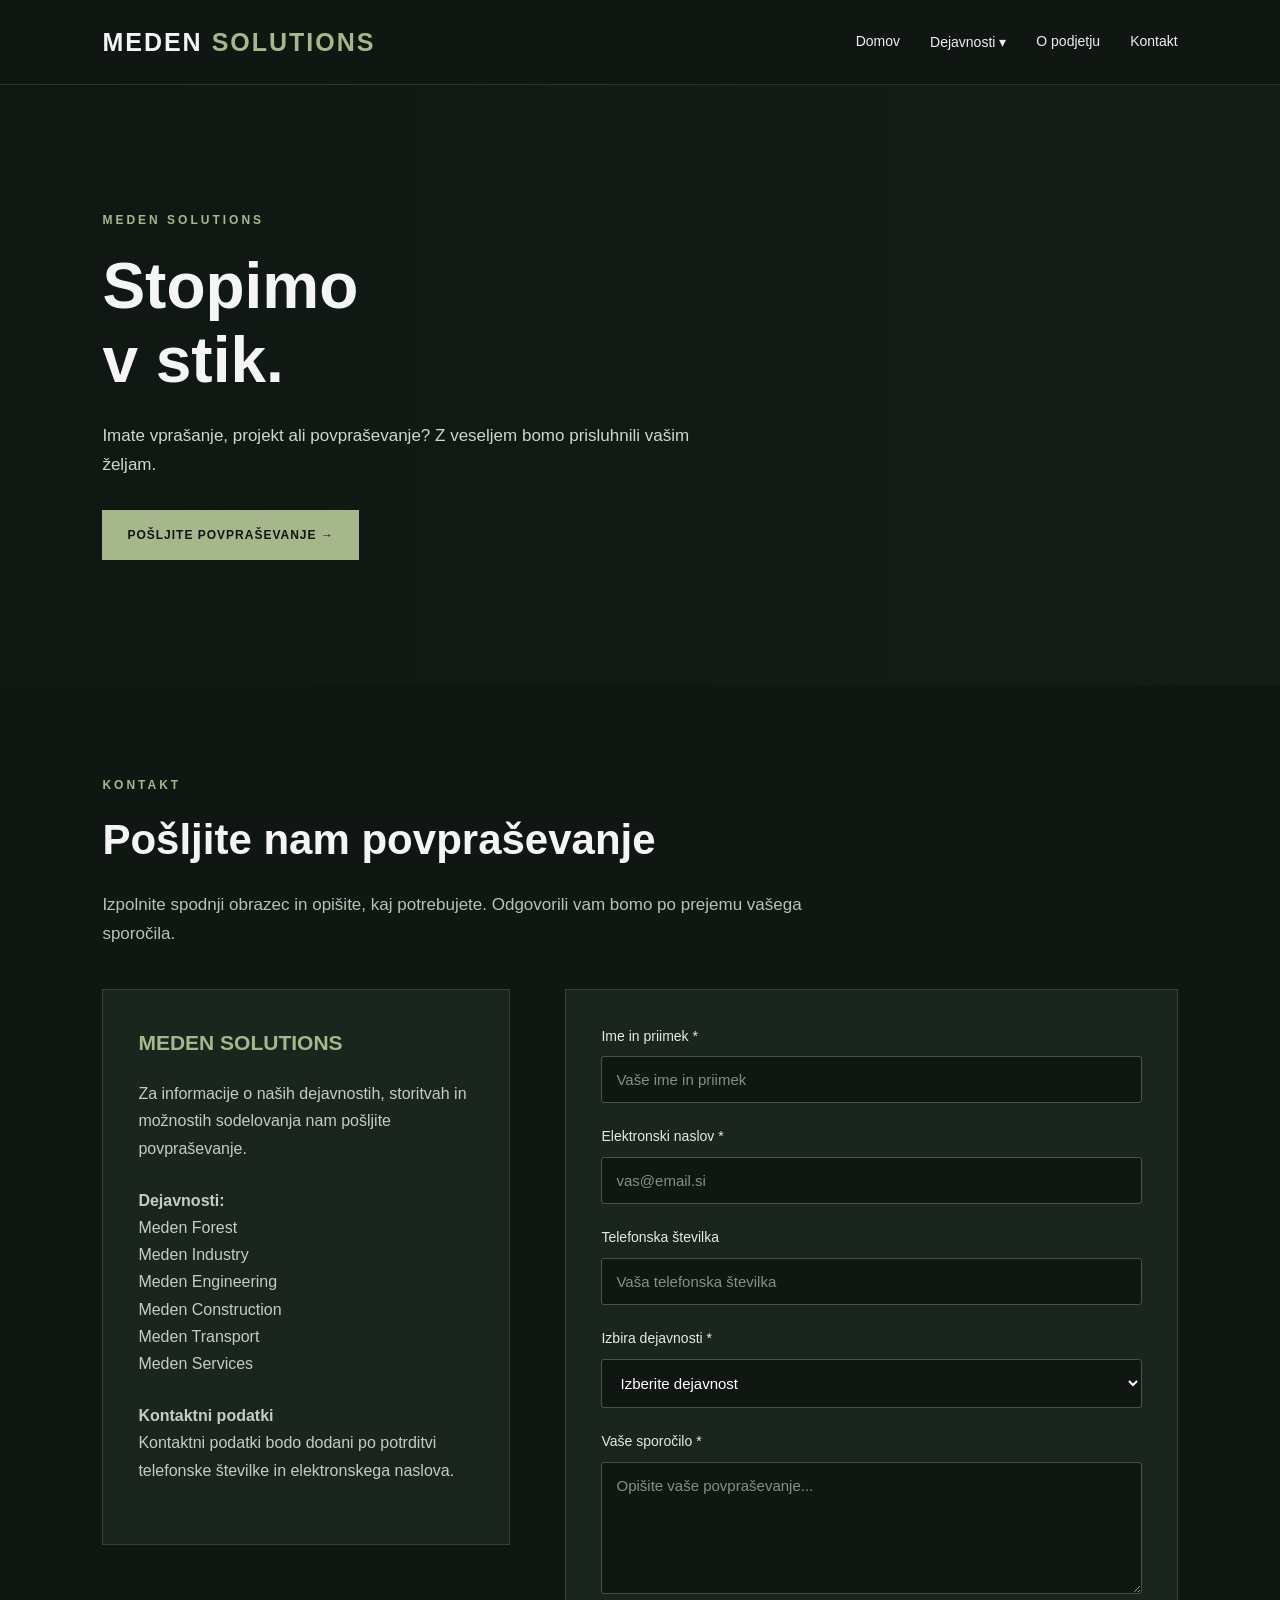
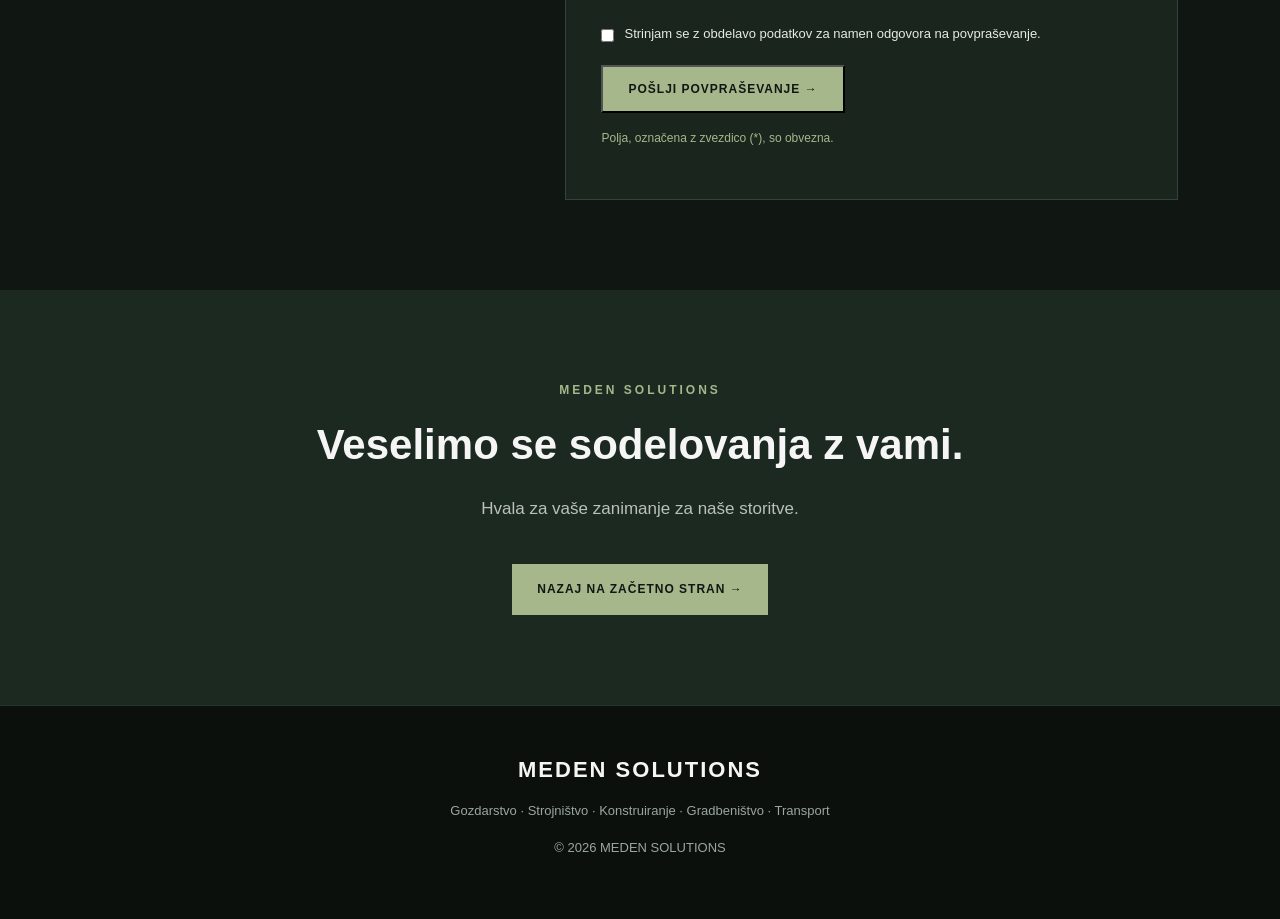
<file: kontakt.html>
<!DOCTYPE html>
<html lang="sl">
<head>
<meta charset="UTF-8">
<meta name="viewport" content="width=device-width, initial-scale=1">

<title>Kontakt | MEDEN SOLUTIONS</title>

<link rel="stylesheet" href="css/style.css">
</head>

<body>

<header>
  <a class="logo" href="index.html">
    MEDEN <span>SOLUTIONS</span>
  </a>

  <button class="menu-btn" onclick="toggleMenu()"
  aria-label="Odpri meni" aria-expanded="false">☰</button>

  <nav id="navigation">
    <a href="index.html">Domov</a>

    <div class="dropdown">
      <a href="index.html#dejavnosti">Dejavnosti ▾</a>
      <div class="dropdown-content">
        <a href="forest.html">Meden Forest</a>
        <a href="industry.html">Meden Industry</a>
        <a href="engineering.html">Meden Engineering</a>
        <a href="construction.html">Meden Construction</a>
        <a href="transport.html">Meden Transport</a>
        <a href="services.html">Meden Services</a>
      </div>
    </div>

    <a href="index.html#podjetje">O podjetju</a>
    <a href="kontakt.html">Kontakt</a>
  </nav>
</header>

<main>

<div class="hero"
style="background-image:linear-gradient(90deg,#101713f5,#10171380),url('https://images.unsplash.com/photo-1521791136064-7986c2920216?w=1800');background-position:center;background-size:cover;">

  <div class="hero-content">
    <div class="eyebrow">MEDEN SOLUTIONS</div>
    <h1>
      Stopimo<br>
      v stik.
    </h1>
    <p>
      Imate vprašanje, projekt ali povpraševanje?
      Z veseljem bomo prisluhnili vašim željam.
    </p>
    <a class="btn" href="#kontaktni-obrazec">
      POŠLJITE POVPRAŠEVANJE →
    </a>
  </div>
</div>


<section id="kontaktni-obrazec">

  <div class="eyebrow">KONTAKT</div>
  <h2>Pošljite nam povpraševanje</h2>

  <p class="intro">
    Izpolnite spodnji obrazec in opišite,
    kaj potrebujete. Odgovorili vam bomo
    po prejemu vašega sporočila.
  </p>

  <div class="contact-layout">

    <div class="contact-info">

      <h3>MEDEN SOLUTIONS</h3>

      <p>
        Za informacije o naših dejavnostih,
        storitvah in možnostih sodelovanja
        nam pošljite povpraševanje.
      </p>

      <p>
        <strong>Dejavnosti:</strong><br>
        Meden Forest<br>
        Meden Industry<br>
        Meden Engineering<br>
        Meden Construction<br>
        Meden Transport<br>
        Meden Services
      </p>

      <p>
        <strong>Kontaktni podatki</strong><br>
        Kontaktni podatki bodo dodani
        po potrditvi telefonske številke
        in elektronskega naslova.
      </p>

    </div>


    <form class="contact-form" id="contactForm">

      <div class="form-group">
        <label for="ime">Ime in priimek *</label>
        <input
        class="form-control"
        type="text"
        id="ime"
        name="ime"
        placeholder="Vaše ime in priimek"
        required>
      </div>

      <div class="form-group">
        <label for="email">Elektronski naslov *</label>
        <input
        class="form-control"
        type="email"
        id="email"
        name="email"
        placeholder="vas@email.si"
        required>
      </div>

      <div class="form-group">
        <label for="telefon">Telefonska številka</label>
        <input
        class="form-control"
        type="tel"
        id="telefon"
        name="telefon"
        placeholder="Vaša telefonska številka">
      </div>

      <div class="form-group">
        <label for="dejavnost">Izbira dejavnosti *</label>
        <select
        class="form-control"
        id="dejavnost"
        name="dejavnost"
        required>

          <option value="">Izberite dejavnost</option>
          <option value="Meden Forest">Meden Forest</option>
          <option value="Meden Industry">Meden Industry</option>
          <option value="Meden Engineering">Meden Engineering</option>
          <option value="Meden Construction">Meden Construction</option>
          <option value="Meden Transport">Meden Transport</option>
          <option value="Meden Services">Meden Services</option>
          <option value="Splošno povpraševanje">Splošno povpraševanje</option>

        </select>
      </div>

      <div class="form-group">
        <label for="sporocilo">Vaše sporočilo *</label>
        <textarea
        class="form-control"
        id="sporocilo"
        name="sporocilo"
        rows="6"
        placeholder="Opišite vaše povpraševanje..."
        required></textarea>
      </div>

      <div class="form-group">
        <label class="privacy-label">
          <input type="checkbox" required>
          Strinjam se z obdelavo podatkov
          za namen odgovora na povpraševanje.
        </label>
      </div>

      <button type="submit" class="btn">
        POŠLJI POVPRAŠEVANJE →
      </button>

      <p class="form-note">
        Polja, označena z zvezdico (*), so obvezna.
      </p>

    </form>

  </div>

</section>


<section class="cta">
  <div class="eyebrow">MEDEN SOLUTIONS</div>
  <h2>Veselimo se sodelovanja z vami.</h2>
  <p class="intro">
    Hvala za vaše zanimanje za naše storitve.
  </p>
  <a class="btn" href="index.html">
    NAZAJ NA ZAČETNO STRAN →
  </a>
</section>

</main>

<footer>
  <strong>MEDEN SOLUTIONS</strong>
  <p>
    Gozdarstvo · Strojništvo · Konstruiranje ·
    Gradbeništvo · Transport
  </p>
  <p>© 2026 MEDEN SOLUTIONS</p>
</footer>

<script src="js/main.js"></script>

</body>
</html>
</file>
<file: css/style.css>
/* =====================================
   MEDEN SOLUTIONS - SKUPNI CSS
===================================== */

/* OSNOVNE NASTAVITVE */

* {
    margin: 0;
    padding: 0;
    box-sizing: border-box;
}

html {
    scroll-behavior: smooth;
}

body {
    font-family: Arial, Helvetica, sans-serif;
    background: #101713;
    color: #f5f5f5;
    line-height: 1.7;
}

a {
    text-decoration: none;
    color: inherit;
}

img {
    max-width: 100%;
    display: block;
}

section {
    padding: 90px 8%;
}


/* =====================================
   GLAVA IN NAVIGACIJA
===================================== */

header {
    width: 100%;
    min-height: 85px;
    padding: 15px 8%;
    display: flex;
    align-items: center;
    justify-content: space-between;
    background: #101713;
    border-bottom: 1px solid #29342d;
    position: relative;
    z-index: 100;
}

.logo {
    font-size: 25px;
    font-weight: 800;
    letter-spacing: 2px;
}

.logo span {
    color: #a6b78b;
}

nav {
    display: flex;
    align-items: center;
    gap: 30px;
}

nav > a,
.dropdown > a {
    font-size: 14px;
    color: #eeeeee;
    transition: color 0.3s;
}

nav a:hover {
    color: #a6b78b;
}

.menu-btn {
    display: none;
    background: none;
    border: none;
    color: white;
    font-size: 28px;
    cursor: pointer;
}


/* SPUSTNI MENI */

.dropdown {
    position: relative;
}

.dropdown-content {
    display: none;
    position: absolute;
    top: 100%;
    left: 0;
    min-width: 220px;
    background: #1c2820;
    padding: 12px;
    border: 1px solid #39483c;
    border-radius: 5px;
}

.dropdown:hover .dropdown-content {
    display: block;
}

.dropdown-content a {
    display: block;
    padding: 9px 12px;
    font-size: 14px;
}

.dropdown-content a:hover {
    background: #304034;
}


/* =====================================
   UVODNA SEKCIJA - HERO
===================================== */

.hero {
    min-height: 600px;
    display: flex;
    align-items: center;
    background-color: #17221a;
    background-position: center;
    background-size: cover;
    padding: 80px 8%;
}

.hero-content {
    max-width: 750px;
}

.eyebrow {
    color: #a6b78b;
    font-size: 12px;
    font-weight: bold;
    letter-spacing: 3px;
    margin-bottom: 20px;
    text-transform: uppercase;
}

.hero h1 {
    font-size: clamp(38px, 5vw, 66px);
    line-height: 1.15;
    margin-bottom: 25px;
    font-weight: 800;
}

.hero p {
    max-width: 600px;
    color: #d0d6d0;
    font-size: 17px;
    margin-bottom: 30px;
}


/* =====================================
   GUMBI
===================================== */

.btn {
    display: inline-block;
    padding: 15px 25px;
    background: #a6b78b;
    color: #101713;
    font-size: 12px;
    font-weight: bold;
    letter-spacing: 1px;
    transition: 0.3s;
}

.btn:hover {
    background: #d0dfb9;
    transform: translateY(-3px);
}


/* =====================================
   NASLOVI IN BESEDILO
===================================== */

h2 {
    font-size: clamp(28px, 4vw, 42px);
    line-height: 1.2;
    margin-bottom: 25px;
}

h3 {
    font-size: 21px;
    margin-bottom: 12px;
}

p {
    margin-bottom: 15px;
}

.intro {
    max-width: 750px;
    color: #b9c1ba;
    font-size: 17px;
    margin-bottom: 40px;
}


/* =====================================
   KARTICE DEJAVNOSTI
===================================== */

.grid {
    display: grid;
    grid-template-columns: repeat(3, 1fr);
    gap: 22px;
    margin-top: 40px;
}

.card {
    background: #1a251e;
    border: 1px solid #344238;
    min-height: 230px;
    transition: 0.3s;
}

.card:hover {
    transform: translateY(-6px);
    border-color: #a6b78b;
    background: #202e24;
}

.card-content {
    padding: 30px;
}

.card p {
    color: #b9c1ba;
    font-size: 15px;
}

.card-link {
    display: inline-block;
    margin-top: 15px;
    color: #a6b78b;
    font-size: 12px;
    font-weight: bold;
    letter-spacing: 1px;
}

.card-link:hover {
    color: white;
}


/* =====================================
   SVETLA SEKCIJA
===================================== */

.light {
    background: #e9ede7;
    color: #18221a;
}

.light .intro {
    color: #58645a;
}

.light .eyebrow {
    color: #667d52;
}

.light p {
    color: #48544a;
}


/* =====================================
   O PODJETJU
===================================== */

.about {
    display: grid;
    grid-template-columns: 1fr 1fr;
    gap: 60px;
    align-items: center;
}

.about img {
    width: 100%;
    height: 400px;
    object-fit: cover;
}

.about .btn {
    margin-top: 20px;
}


/* =====================================
   KONTAKTNI POZIV
===================================== */

.cta {
    text-align: center;
    background: #1b2920;
}

.cta .intro {
    margin-left: auto;
    margin-right: auto;
}


/* =====================================
   NOGA SPLETNE STRANI
===================================== */

footer {
    padding: 45px 8%;
    text-align: center;
    background: #0b100d;
    border-top: 1px solid #29342d;
}

footer strong {
    font-size: 22px;
    letter-spacing: 2px;
}

footer p {
    color: #9ba69d;
    font-size: 13px;
    margin-top: 12px;
}


/* =====================================
   MOBILNI TELEFONI IN TABLICE
===================================== */

@media (max-width: 900px) {

    section {
        padding: 65px 6%;
    }

    header {
        padding: 15px 6%;
    }

    .grid {
        grid-template-columns: repeat(2, 1fr);
    }

    .about {
        gap: 30px;
    }

    nav {
        gap: 15px;
    }
}


/* =====================================
   MOBILNA NAVIGACIJA
===================================== */

@media (max-width: 700px) {

    header {
        min-height: 75px;
    }

    .logo {
        font-size: 21px;
    }

    .menu-btn {
        display: block;
    }

    nav {
        display: none;
        position: absolute;
        top: 100%;
        left: 0;
        width: 100%;
        padding: 20px 6%;
        background: #101713;
        border-top: 1px solid #344238;
        flex-direction: column;
        align-items: flex-start;
        gap: 20px;
    }

    nav.active {
        display: flex;
    }

    .dropdown {
        width: 100%;
    }

    .dropdown-content {
        display: block;
        position: static;
        border: none;
        padding: 5px 10px;
        background: #1a251e;
        margin-top: 10px;
    }

    .dropdown-content a {
        padding: 8px;
    }

    .hero {
        min-height: 520px;
        padding: 60px 6%;
    }

    .hero h1 {
        font-size: 38px;
    }

    .hero p {
        font-size: 15px;
    }

    .grid {
        grid-template-columns: 1fr;
    }

    .about {
        grid-template-columns: 1fr;
    }

    .about img {
        height: 280px;
    }

    h2 {
        font-size: 30px;
    }

    footer {
        padding: 35px 6%;
    }
}


/* =====================================
   KONTAKTNA STRAN
===================================== */

.contact-layout {
    display: grid;
    grid-template-columns: 0.8fr 1.2fr;
    gap: 55px;
    align-items: start;
}

.contact-info {
    background: #1a251e;
    padding: 35px;
    border: 1px solid #344238;
}

.contact-info h3 {
    color: #a6b78b;
    margin-bottom: 20px;
}

.contact-info p {
    color: #c4cdc5;
    margin-bottom: 25px;
}

.contact-form {
    background: #1a251e;
    padding: 35px;
    border: 1px solid #344238;
}

.form-group {
    margin-bottom: 22px;
}

.form-group label {
    display: block;
    margin-bottom: 8px;
    font-size: 14px;
    color: #e5eae5;
}

.form-control {
    width: 100%;
    padding: 14px;
    background: #101713;
    border: 1px solid #455448;
    color: white;
    font-family: Arial, sans-serif;
    font-size: 15px;
    border-radius: 3px;
}

.form-control:focus {
    outline: none;
    border-color: #a6b78b;
}

.form-control::placeholder {
    color: #849087;
}

textarea.form-control {
    resize: vertical;
}

.privacy-label {
    display: flex !important;
    align-items: flex-start;
    gap: 10px;
    font-size: 13px !important;
    line-height: 1.5;
}

.privacy-label input {
    margin-top: 5px;
}

.form-note {
    color: #a6b78b;
    font-size: 12px;
    margin-top: 15px;
}

@media (max-width: 700px) {
    .contact-layout {
        grid-template-columns: 1fr;
        gap: 30px;
    }

    .contact-form,
    .contact-info {
        padding: 22px;
    }
}
</file>
